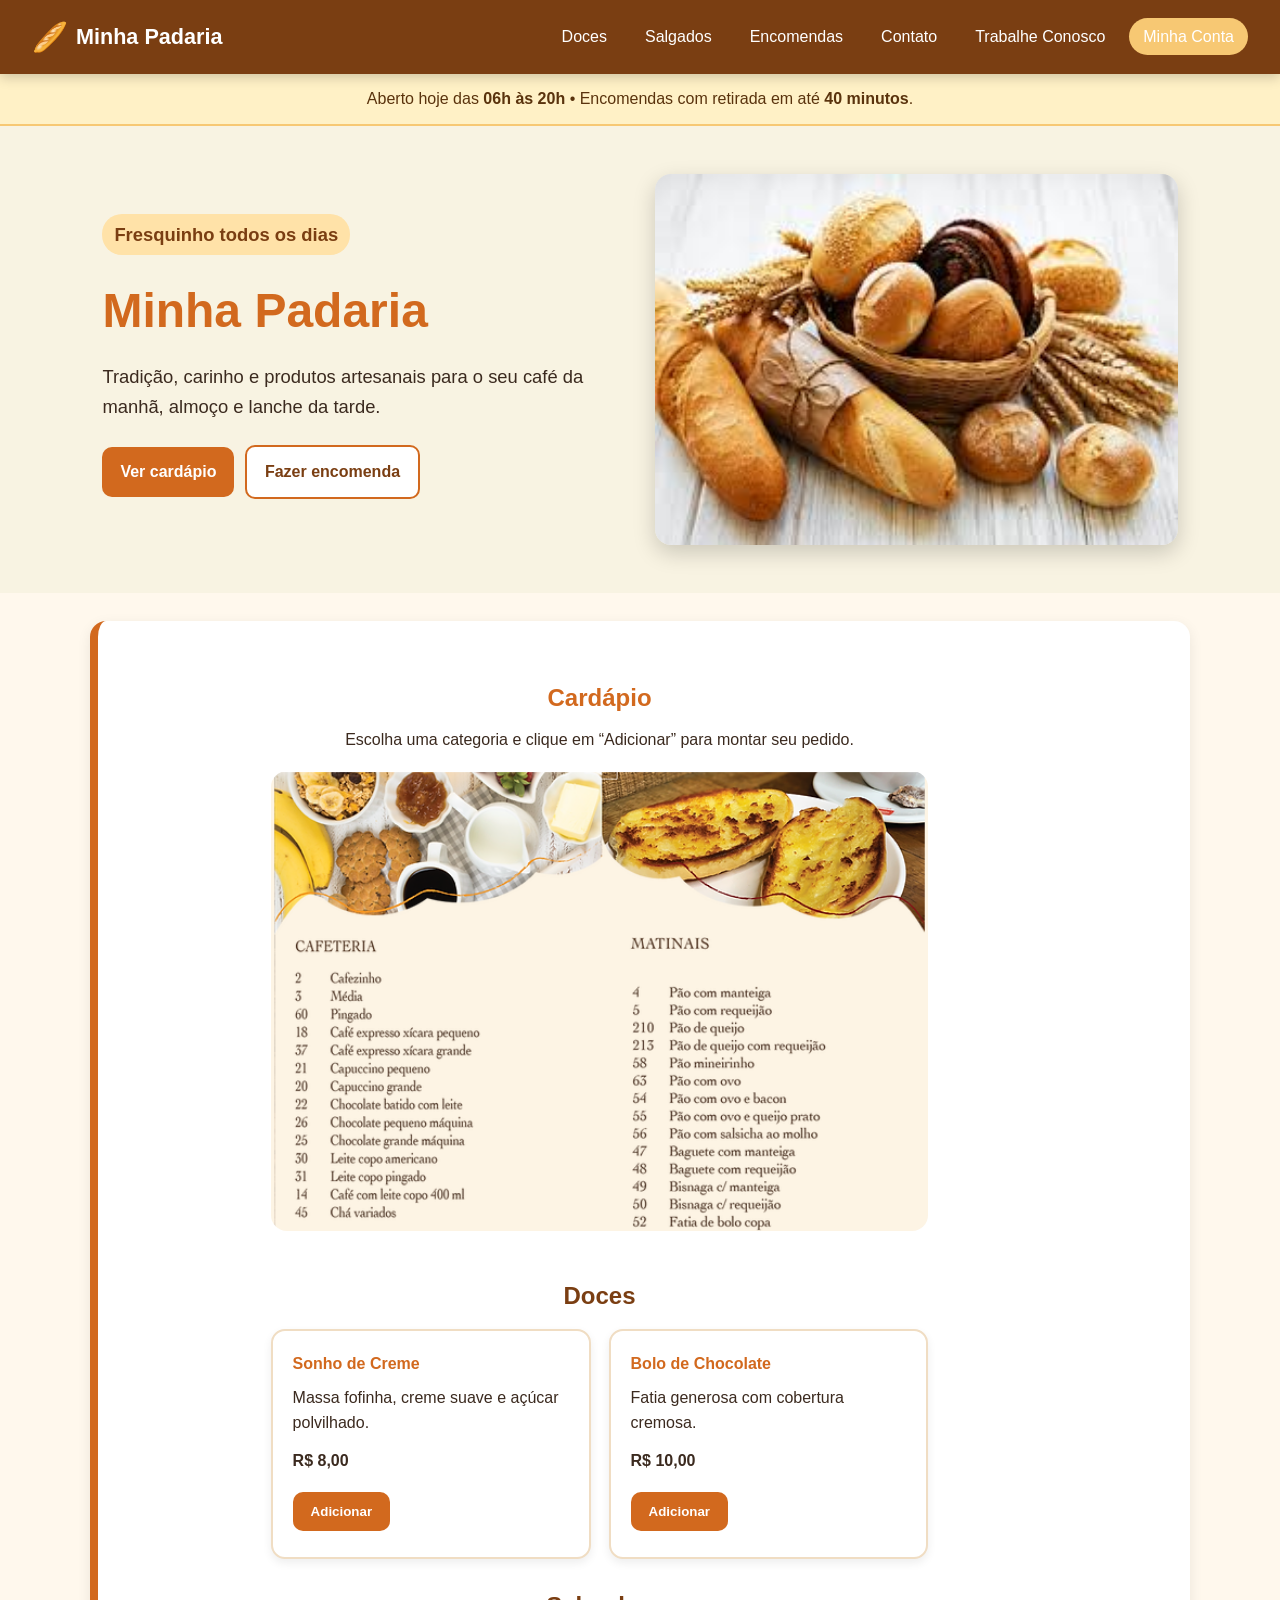
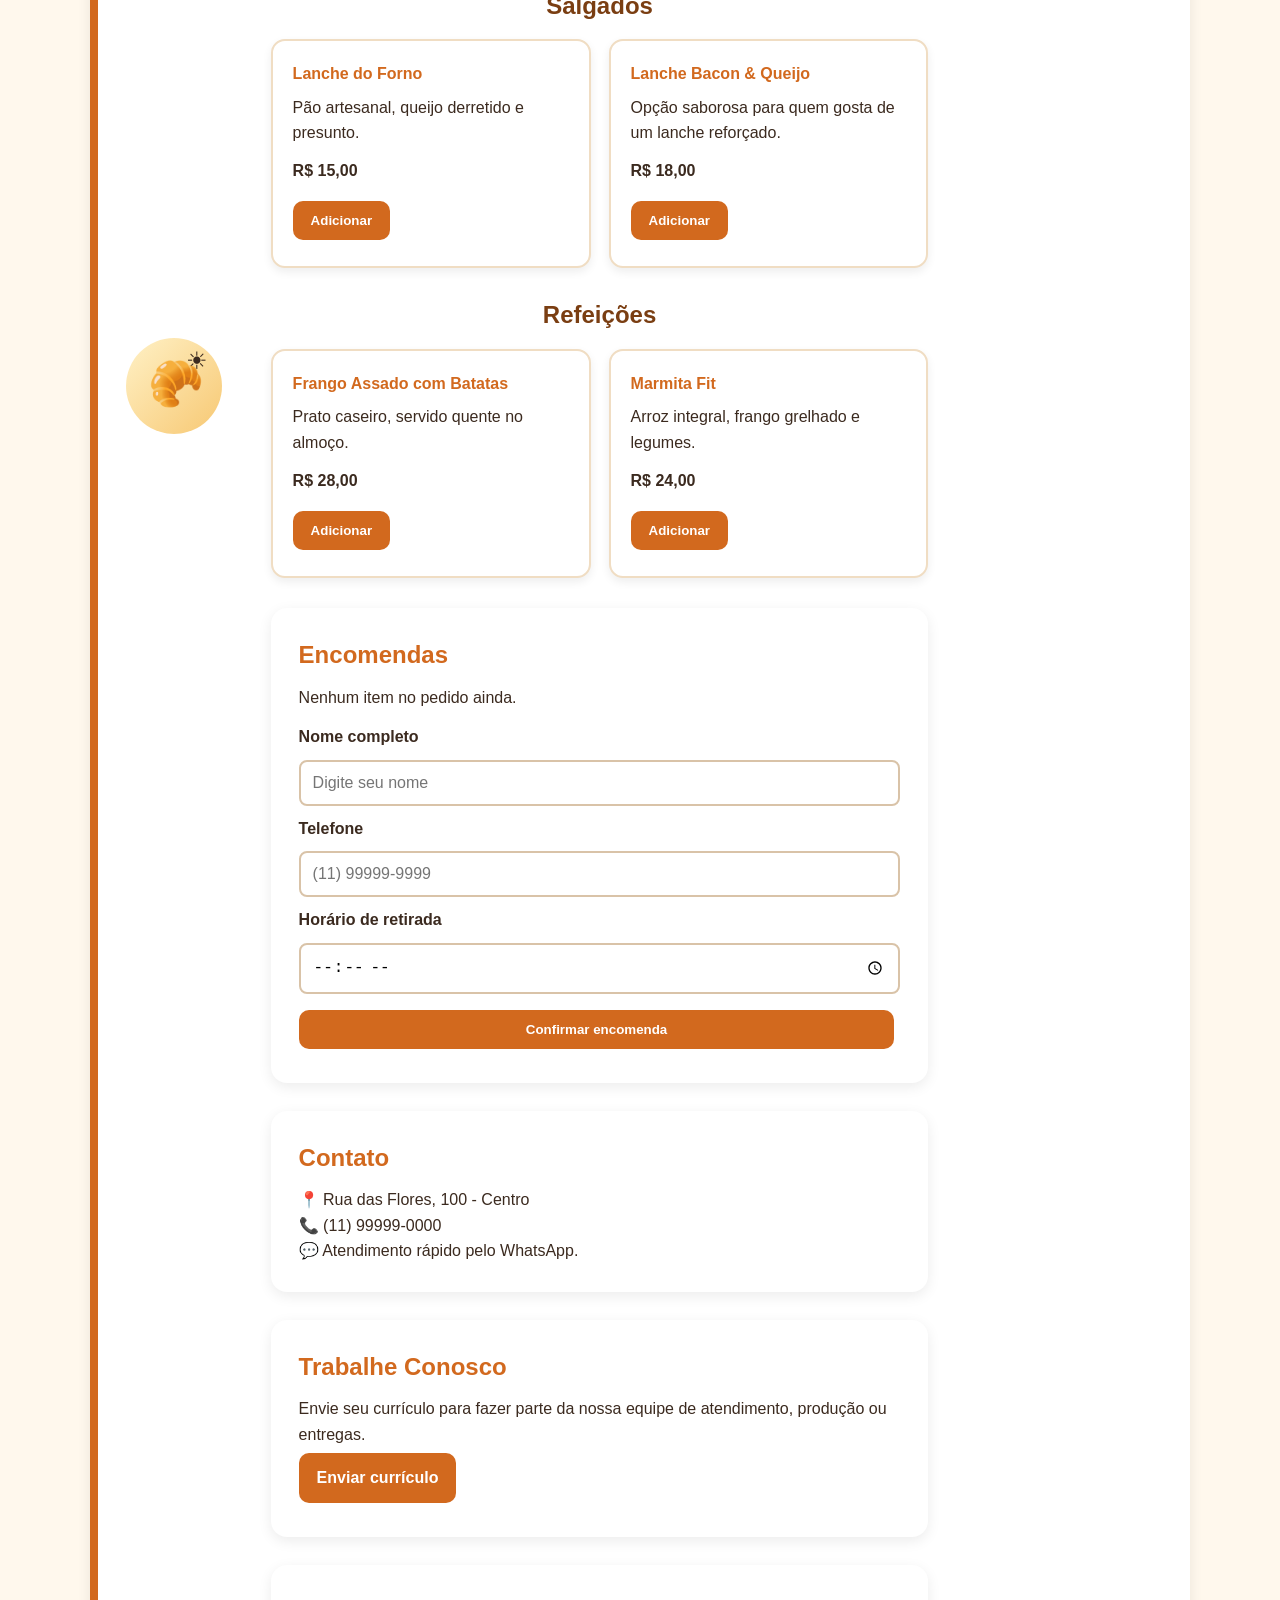
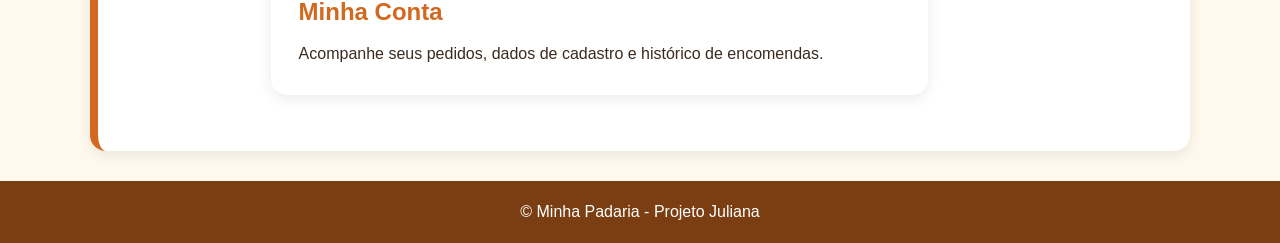
<file: index.html>
<!DOCTYPE html>
<html lang="pt-br">
<head>
    <meta charset="UTF-8">
    <meta name="viewport" content="width=device-width, initial-scale=1.0">
    <title>Minha Padaria</title>
    <link rel="stylesheet" href="./styles.css">
    <script defer src="./script.js"></script>
</head>
<body>
    <header class="topo" id="inicio">
        <a class="logo" href="#inicio" aria-label="Voltar para o início">
            <span class="logo-icone">🥖</span>
            <span>Minha Padaria</span>
        </a>

        <nav aria-label="Menu principal">
            <ul class="menu">
                <li><a href="#doces">Doces</a></li>
                <li><a href="#salgados">Salgados</a></li>
                <li><a href="#encomendas">Encomendas</a></li>
                <li><a href="#contato">Contato</a></li>
                <li><a href="#trabalhe">Trabalhe Conosco</a></li>
                <li><a class="botao-conta" href="#conta">Minha Conta</a></li>
            </ul>
        </nav>
    </header>

    <main>
        <section class="status" role="status" aria-live="polite">
            Aberto hoje das <strong>06h às 20h</strong> • Encomendas com retirada em até <strong>40 minutos</strong>.
        </section>

        <section class="destaque">
            <div class="destaque-texto">
                <p class="etiqueta">Fresquinho todos os dias</p>
                <h1>Minha Padaria</h1>
                <p>Tradição, carinho e produtos artesanais para o seu café da manhã, almoço e lanche da tarde.</p>
                <a class="botao-principal" href="#cardapio">Ver cardápio</a>
                <a class="botao-secundario" href="#encomendas">Fazer encomenda</a>
            </div>
            <img src="img1.jpg" alt="Fachada acolhedora de uma padaria com pães frescos">
        </section>

        <section class="signo-visual" aria-labelledby="titulo-signo">
            <div class="marca-padaria" aria-hidden="true">
                <span class="sol">☀</span>
                <span class="pao">🥐</span>
            </div>
            <div>
    
        <section class="cardapio" id="cardapio">
            <h2>Cardápio</h2>
            <p class="subtitulo">Escolha uma categoria e clique em “Adicionar” para montar seu pedido.</p>
            <img class="imagem-cardapio" src="padaria02.png" alt="Produtos de padaria organizados em uma mesa">

            <h3 id="doces">Doces</h3>
            <div class="card">
                <article class="card-food">
                    <h4>Sonho de Creme</h4>
                    <p>Massa fofinha, creme suave e açúcar polvilhado.</p>
                    <strong>R$ 8,00</strong>
                    <button type="button" data-produto="Sonho de Creme">Adicionar</button>
                </article>
                <article class="card-food">
                    <h4>Bolo de Chocolate</h4>
                    <p>Fatia generosa com cobertura cremosa.</p>
                    <strong>R$ 10,00</strong>
                    <button type="button" data-produto="Bolo de Chocolate">Adicionar</button>
                </article>
            </div>

            <h3 id="salgados">Salgados</h3>
            <div class="card">
                <article class="card-food">
                    <h4>Lanche do Forno</h4>
                    <p>Pão artesanal, queijo derretido e presunto.</p>
                    <strong>R$ 15,00</strong>
                    <button type="button" data-produto="Lanche do Forno">Adicionar</button>
                </article>
                <article class="card-food">
                    <h4>Lanche Bacon & Queijo</h4>
                    <p>Opção saborosa para quem gosta de um lanche reforçado.</p>
                    <strong>R$ 18,00</strong>
                    <button type="button" data-produto="Lanche Bacon & Queijo">Adicionar</button>
                </article>
            </div>

            <h3>Refeições</h3>
            <div class="card">
                <article class="card-food">
                    <h4>Frango Assado com Batatas</h4>
                    <p>Prato caseiro, servido quente no almoço.</p>
                    <strong>R$ 28,00</strong>
                    <button type="button" data-produto="Frango Assado com Batatas">Adicionar</button>
                </article>
                <article class="card-food">
                    <h4>Marmita Fit</h4>
                    <p>Arroz integral, frango grelhado e legumes.</p>
                    <strong>R$ 24,00</strong>
                    <button type="button" data-produto="Marmita Fit">Adicionar</button>
                </article>
            </div>
        </section>

        <section class="painel-pedido" id="encomendas">
            <h2>Encomendas</h2>
            <p id="mensagemPedido">Nenhum item no pedido ainda.</p>
            <form id="formPedido" novalidate>
                <label for="nome">Nome completo</label>
                <input id="nome" name="nome" type="text" placeholder="Digite seu nome" required>

                <label for="telefone">Telefone</label>
                <input id="telefone" name="telefone" type="tel" placeholder="(11) 99999-9999" required>

                <label for="retirada">Horário de retirada</label>
                <input id="retirada" name="retirada" type="time" min="06:00" max="20:00" required>

                <button type="submit">Confirmar encomenda</button>
            </form>
        </section>

        <section class="info" id="contato">
            <h2>Contato</h2>
            <p>📍 Rua das Flores, 100 - Centro</p>
            <p>📞 (11) 99999-0000</p>
            <p>💬 Atendimento rápido pelo WhatsApp.</p>
        </section>

        <section class="info" id="trabalhe">
            <h2>Trabalhe Conosco</h2>
            <p>Envie seu currículo para fazer parte da nossa equipe de atendimento, produção ou entregas.</p>
            <a class="botao-principal" href="mailto:rh@minhapadaria.com">Enviar currículo</a>
        </section>

        <section class="info" id="conta">
            <h2>Minha Conta</h2>
            <p>Acompanhe seus pedidos, dados de cadastro e histórico de encomendas.</p>
        </section>
    </main>

    <footer>
        <p>&copy; Minha Padaria - Projeto Juliana </p>
    </footer>
</body>
</html>
</file>
<file: styles.css>
* { margin: 0; padding: 0; box-sizing: border-box; }

html { scroll-behavior: smooth; }

body {
    font-family: Arial, sans-serif;
    background-color: #fff8ed;
    color: #3b2a1f;
    line-height: 1.6;
}

.topo {
    position: sticky;
    top: 0;
    z-index: 10;
    background-color: #7a3e12;
    padding: 14px 32px;
    display: flex;
    justify-content: space-between;
    align-items: center;
    box-shadow: 0 3px 12px rgba(0, 0, 0, 0.2);
}

.logo {
    color: #fff;
    text-decoration: none;
    font-size: 1.35rem;
    font-weight: bold;
    display: flex;
    align-items: center;
    gap: 8px;
}

.logo-icone { font-size: 1.8rem; }

.menu {
    display: flex;
    list-style: none;
    gap: 10px;
    flex-wrap: wrap;
}

.menu a {
    color: #fff;
    text-decoration: none;
    padding: 10px 14px;
    border-radius: 24px;
    transition: 0.2s;
}

.menu a:hover, .menu a:focus, .botao-conta {
    background-color: #f7c873;
    color: #3b2a1f;
    outline: none;
}

.status {
    background-color: #fff1c6;
    color: #5a330d;
    text-align: center;
    padding: 12px;
    border-bottom: 2px solid #f7c873;
}

.destaque {
    display: grid;
    grid-template-columns: 1fr 1fr;
    gap: 30px;
    align-items: center;
    padding: 48px 8%;
    background-color: #f8f3e2;
}

.etiqueta {
    display: inline-block;
    background-color: #ffe2a8;
    color: #7a3e12;
    padding: 6px 12px;
    border-radius: 20px;
    font-weight: bold;
    margin-bottom: 12px;
}

.destaque h1 {
    font-size: 3rem;
    color: #d2691e;
    margin-bottom: 12px;
}

.destaque p { font-size: 1.15rem; margin-bottom: 18px; }

.destaque img {
    width: 100%;
    max-height: 380px;
    object-fit: cover;
    border-radius: 16px;
    box-shadow: 0 8px 22px rgba(0, 0, 0, 0.18);
}

.botao-principal, .botao-secundario, button {
    display: inline-block;
    border: none;
    cursor: pointer;
    text-decoration: none;
    font-weight: bold;
    padding: 12px 18px;
    border-radius: 10px;
    margin: 6px 6px 6px 0;
    transition: 0.2s;
}

.botao-principal, button { background-color: #d2691e; color: #fff; }
.botao-secundario { background-color: #fff; color: #7a3e12; border: 2px solid #d2691e; }
button:hover, .botao-principal:hover, .botao-secundario:hover { transform: translateY(-2px); filter: brightness(1.05); }

.signo-visual, .painel-pedido, .info {
    width: min(1100px, 92%);
    margin: 28px auto;
    background-color: #fff;
    padding: 28px;
    border-radius: 16px;
    box-shadow: 0 4px 14px rgba(0, 0, 0, 0.08);
}

.signo-visual {
    display: flex;
    align-items: center;
    gap: 20px;
    border-left: 8px solid #d2691e;
}

.marca-padaria {
    min-width: 96px;
    min-height: 96px;
    background: linear-gradient(135deg, #fff1c6, #f7c873);
    border-radius: 50%;
    display: grid;
    place-items: center;
    position: relative;
    font-size: 2.8rem;
}

.sol { position: absolute; top: 4px; right: 14px; font-size: 1.5rem; }
.pao { position: absolute; bottom: 14px; left: 22px; }

.cardapio {
    width: min(1100px, 92%);
    margin: 30px auto;
    text-align: center;
}

.cardapio h2, .painel-pedido h2, .info h2, .signo-visual h2 {
    color: #d2691e;
    margin-bottom: 10px;
}

.subtitulo { margin-bottom: 18px; }

.cardapio h3 {
    color: #7a3e12;
    font-size: 1.5rem;
    margin: 28px 0 14px;
}

.imagem-cardapio {
    width: 100%;
    max-width: 780px;
    border-radius: 16px;
    margin-bottom: 10px;
}

.card {
    display: grid;
    grid-template-columns: repeat(auto-fit, minmax(230px, 1fr));
    gap: 18px;
}

.card-food {
    background-color: #fff;
    border: 2px solid #f0ddc3;
    border-radius: 14px;
    padding: 20px;
    text-align: left;
    box-shadow: 0 4px 10px rgba(0, 0, 0, 0.07);
}

.card-food h4 { color: #d2691e; margin-bottom: 8px; }
.card-food strong { display: block; margin: 12px 0; }

form { display: grid; gap: 10px; margin-top: 14px; }
label { font-weight: bold; }
input {
    padding: 12px;
    border: 2px solid #d9c3a8;
    border-radius: 8px;
    font-size: 1rem;
}
input:focus { border-color: #d2691e; outline: 3px solid #ffe2a8; }
.erro { border-color: #c0392b; background-color: #fff1f1; }
.sucesso { background-color: #e8f8ef; border-left-color: #1e874b; }

footer {
    background-color: #7a3e12;
    color: white;
    text-align: center;
    padding: 18px;
    margin-top: 30px;
}

@media (max-width: 760px) {
    .topo, .destaque, .signo-visual { flex-direction: column; grid-template-columns: 1fr; }
    .menu { justify-content: center; }
    .destaque { text-align: center; padding: 32px 5%; }
}
</file>
